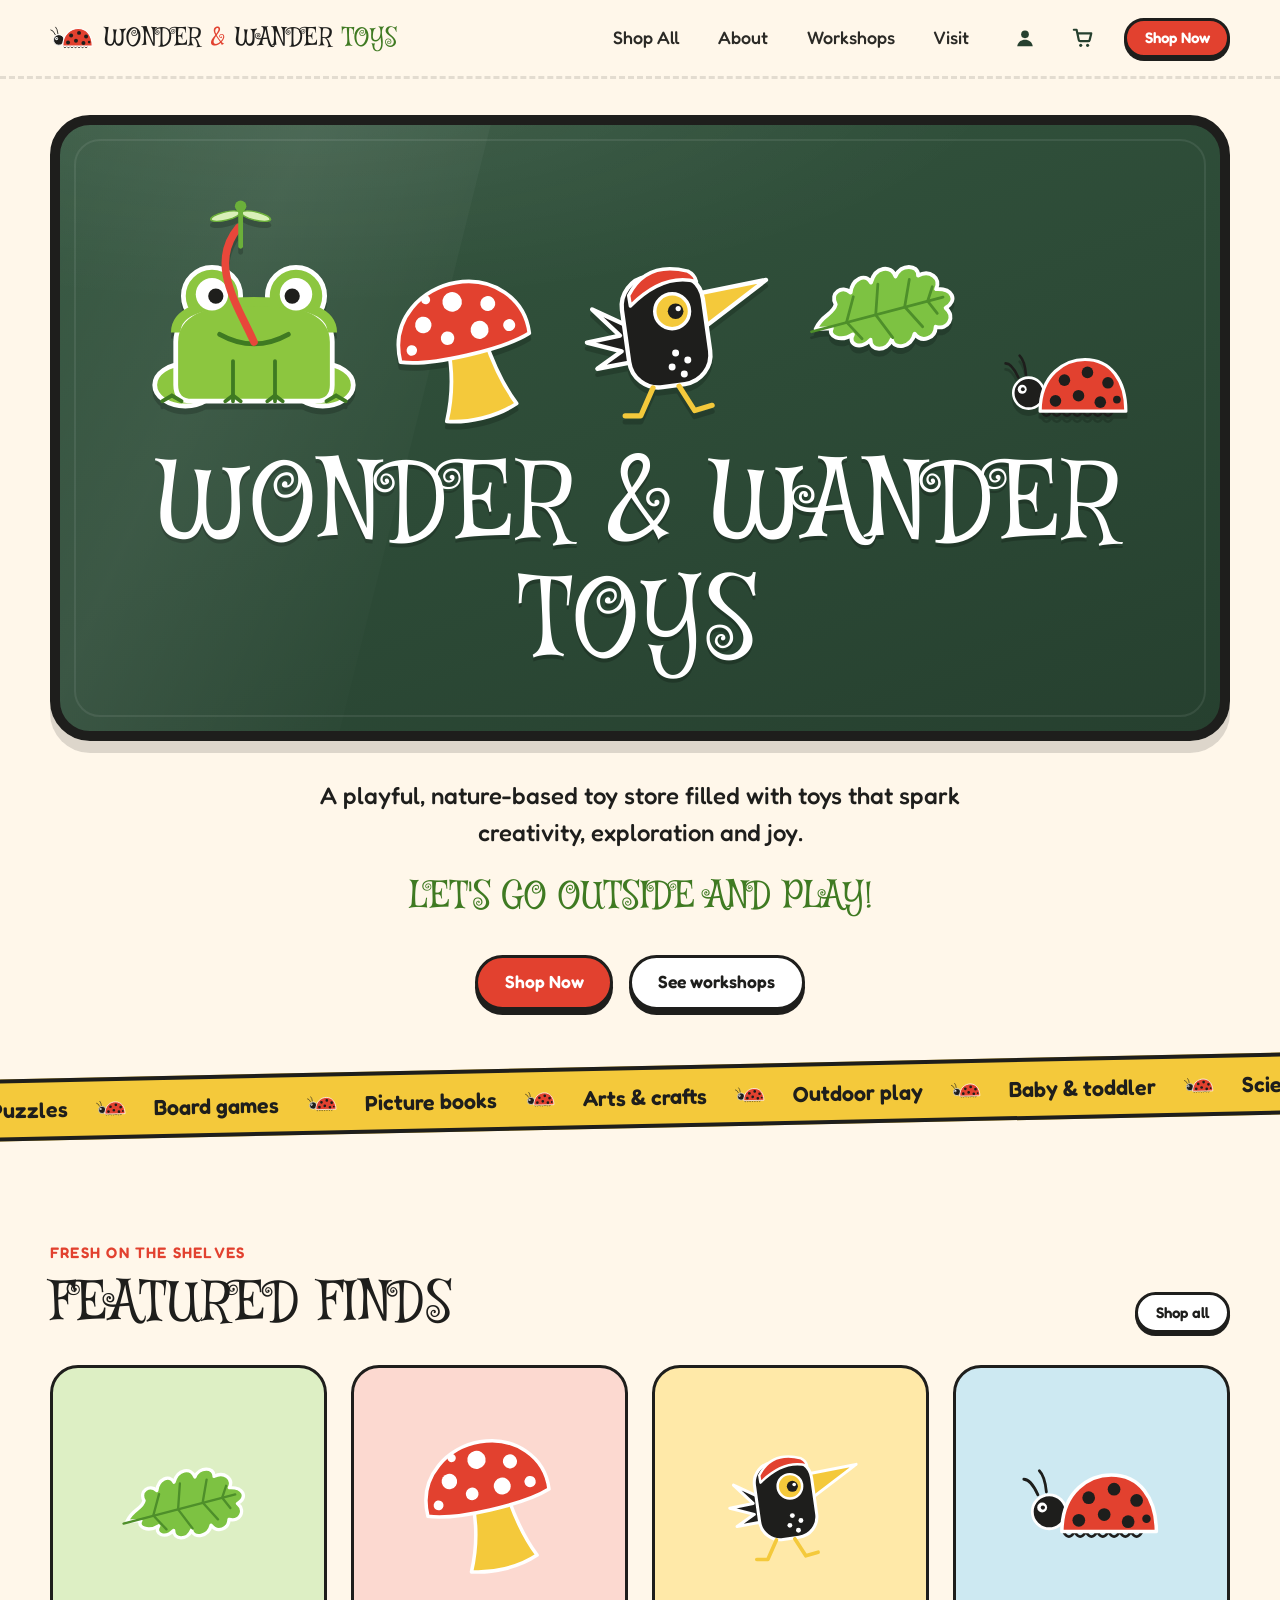
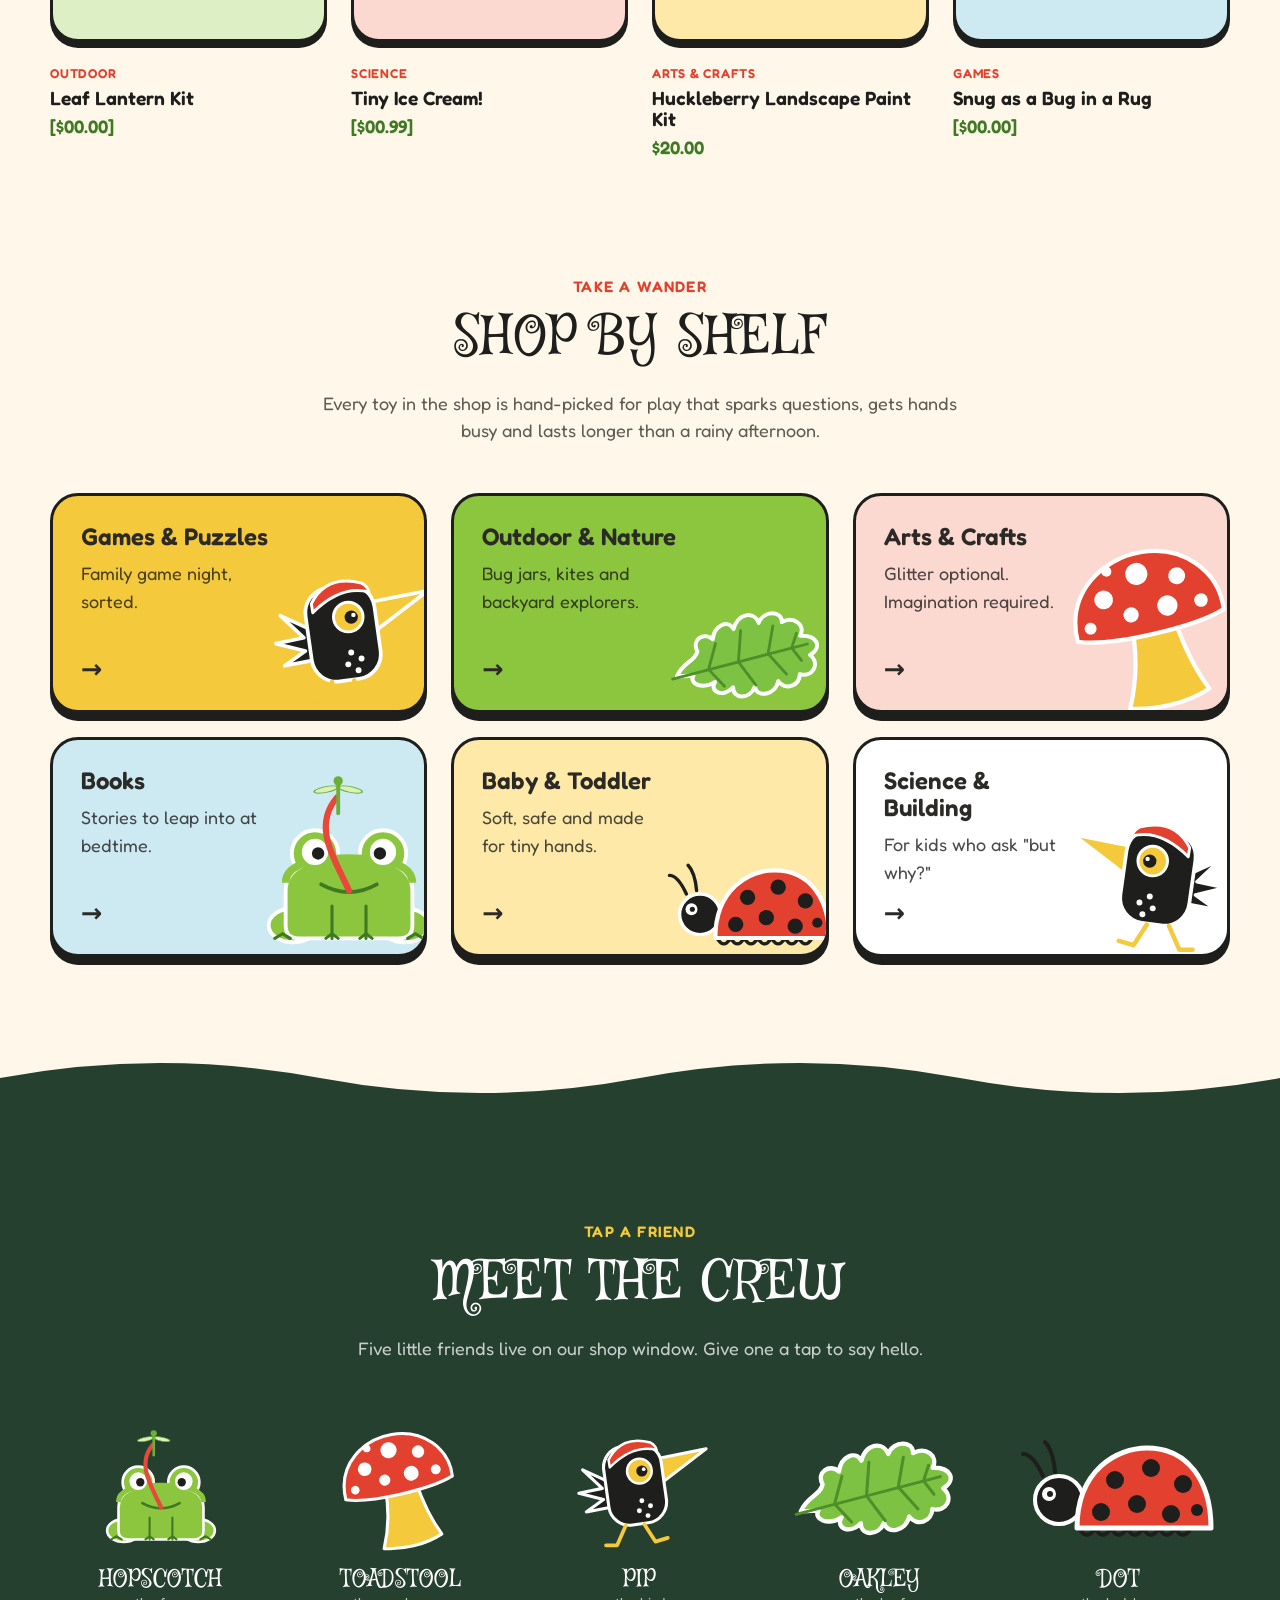
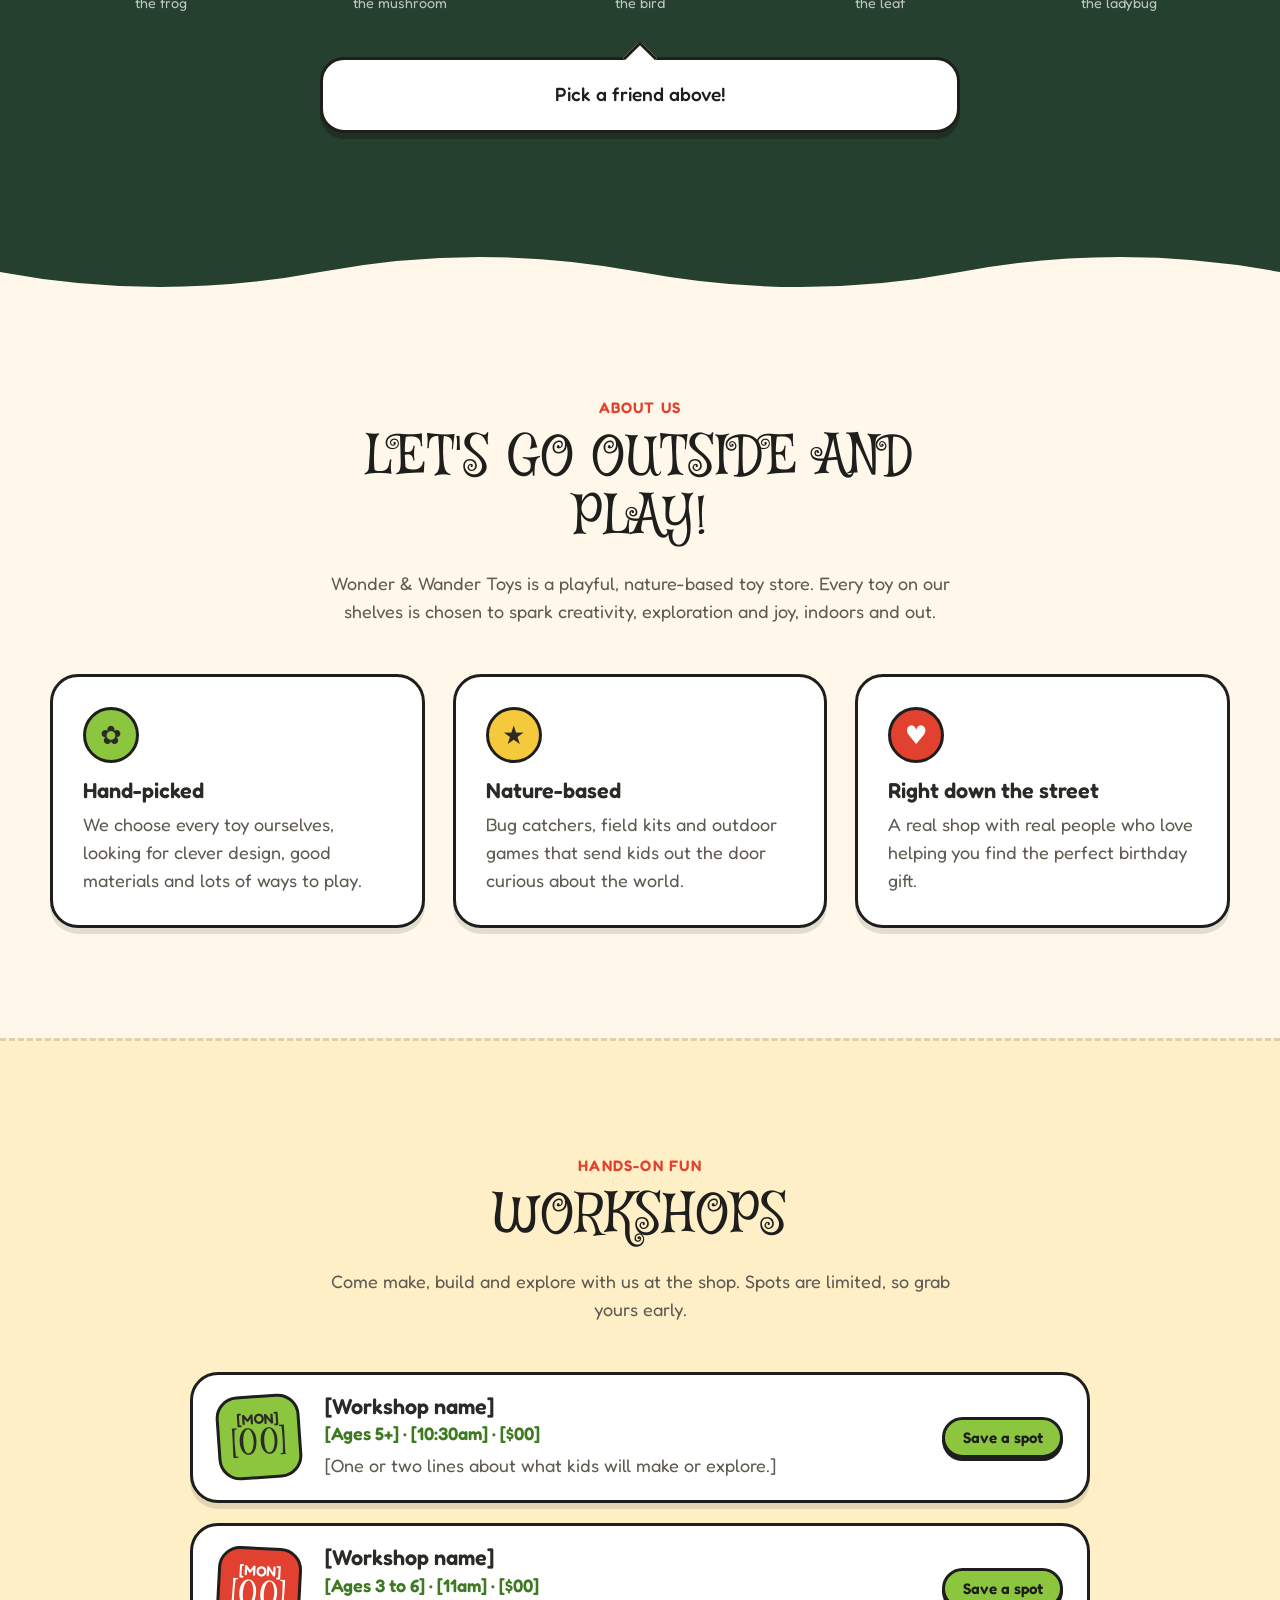
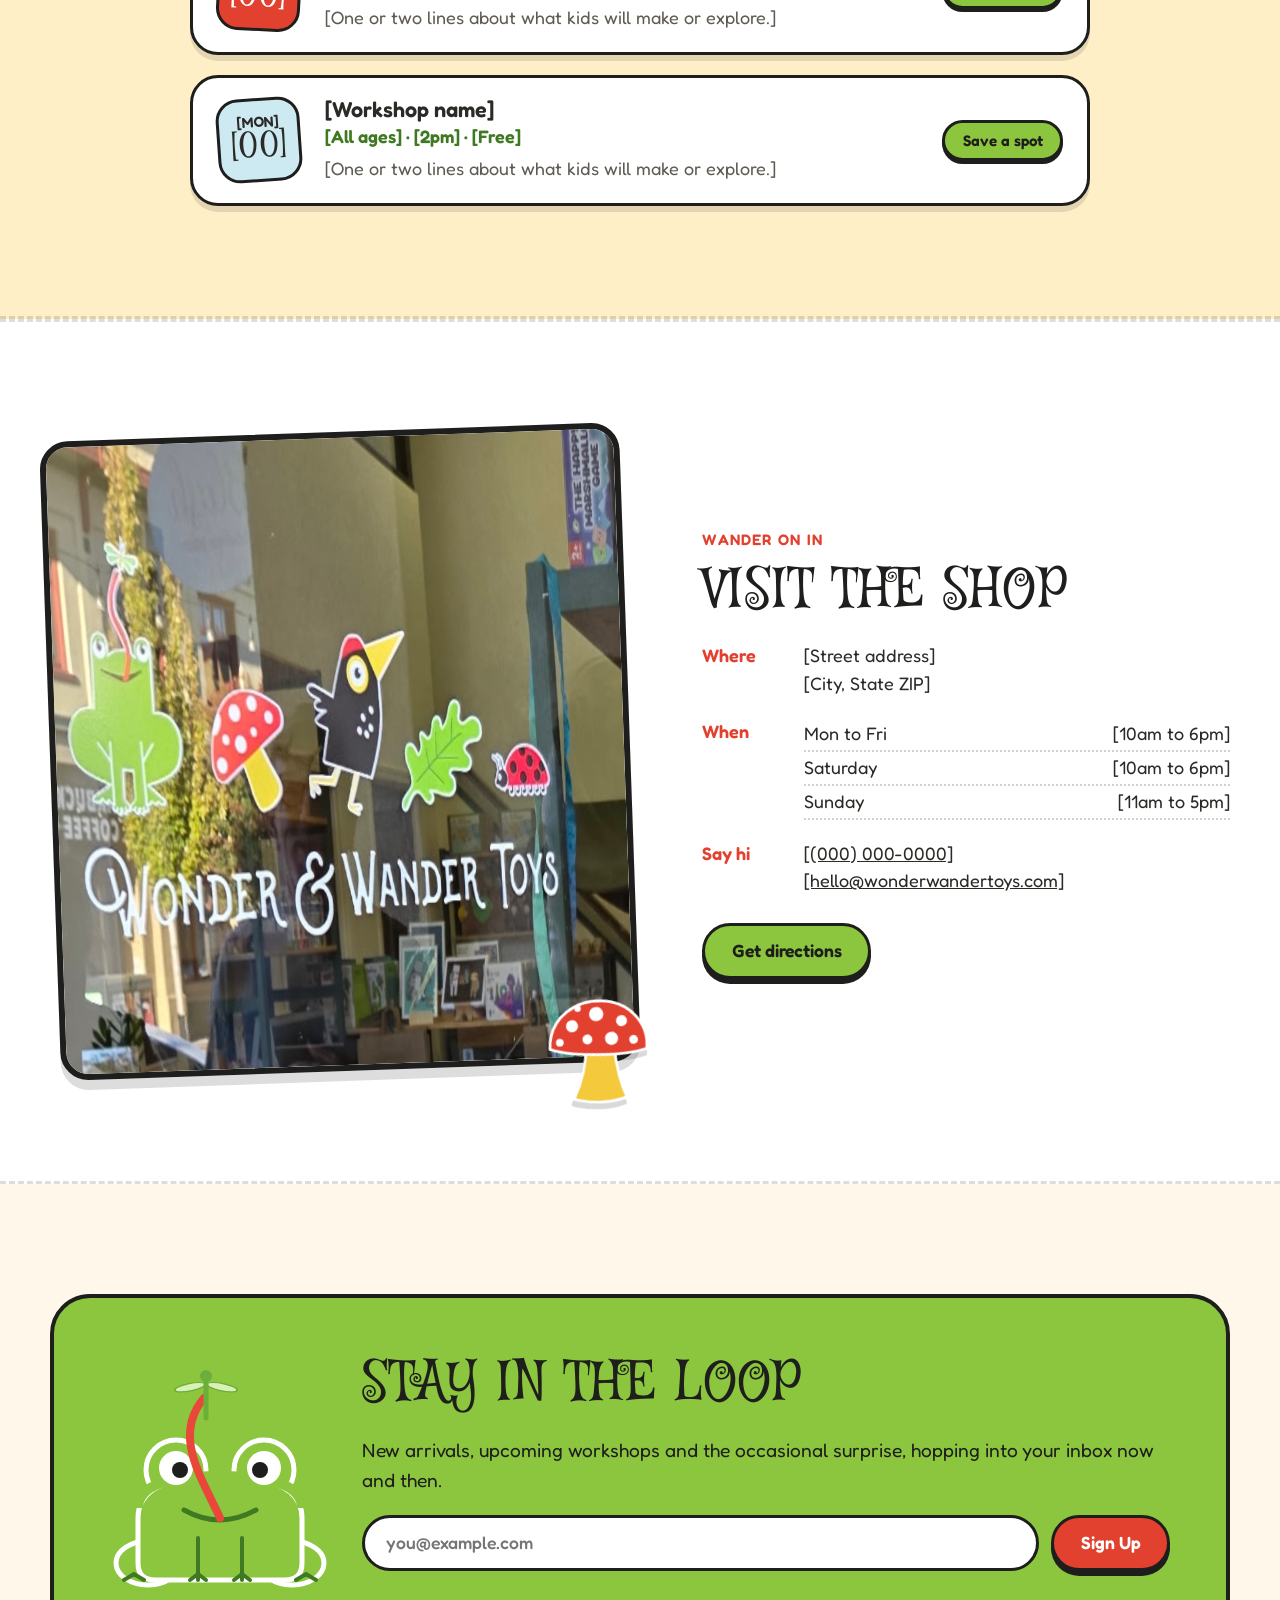
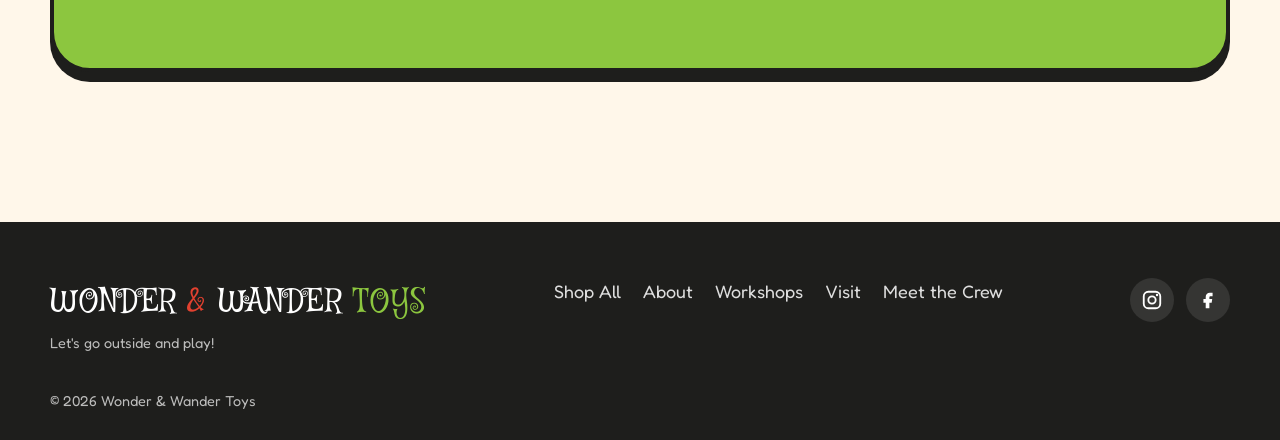
<file: wonder-wander/index.html>
<!doctype html>
<html lang="en">
<head>
  <meta charset="utf-8">
  <meta name="viewport" content="width=device-width, initial-scale=1">
  <title>Wonder &amp; Wander Toys</title>
  <meta name="description" content="Wonder & Wander Toys is a neighborhood toy shop full of hand-picked toys, games, books and craft kits for curious kids and their grown-ups.">
  <meta name="theme-color" content="#FFF7EA">
  <link rel="icon" href="characters/ladybug.svg" type="image/svg+xml">
  <link rel="preload" href="fonts/mystery-quest.woff2" as="font" type="font/woff2" crossorigin>
  <link rel="preload" href="fonts/fredoka.woff2" as="font" type="font/woff2" crossorigin>
  <link rel="stylesheet" href="styles.css">
</head>
<body>
  <a class="skip" href="#main">Skip to content</a>

  <!-- ============ HEADER ============ -->
  <header class="site-header">
    <div class="wrap header-inner">
      <a class="brand" href="#top" aria-label="Wonder and Wander Toys, home">
        <img src="characters/ladybug.svg" alt="" width="44" height="29">
        <span class="wordmark">Wonder <span class="amp">&amp;</span> Wander <span class="toys">Toys</span></span>
      </a>
      <button class="nav-toggle" aria-expanded="false" aria-controls="site-nav">
        <span class="sr-only">Menu</span>
        <span class="bars" aria-hidden="true"></span>
      </button>
      <nav id="site-nav" class="site-nav" aria-label="Main">
        <a href="shop.html">Shop All</a>
        <a href="#about">About</a>
        <a href="#workshops">Workshops</a>
        <a href="#visit">Visit</a>
        <span class="nav-icons">
          <a class="icon-btn" href="#" aria-label="Sign in">
            <svg viewBox="0 0 24 24" width="22" height="22" aria-hidden="true"><circle cx="12" cy="8" r="4.2" fill="currentColor"/><path d="M3.5 21c.8-4.6 4.2-7 8.5-7s7.7 2.4 8.5 7z" fill="currentColor"/></svg>
            <span class="icon-label">Sign In</span>
          </a>
          <a class="icon-btn" href="#" aria-label="Cart">
            <svg viewBox="0 0 24 24" width="22" height="22" aria-hidden="true"><path d="M2 3h3l2.4 11.2a1.6 1.6 0 0 0 1.6 1.3h8.6a1.6 1.6 0 0 0 1.6-1.2L21 7H6.2" fill="none" stroke="currentColor" stroke-width="2.4" stroke-linecap="round" stroke-linejoin="round"/><circle cx="9.5" cy="20" r="1.7" fill="currentColor"/><circle cx="17" cy="20" r="1.7" fill="currentColor"/></svg>
            <span class="icon-label">Cart</span>
          </a>
        </span>
        <a class="btn btn-red btn-sm" href="shop.html">Shop Now</a>
      </nav>
    </div>
  </header>

  <main id="main">

    <!-- ============ HERO (the shop window) ============ -->
    <section class="hero" id="top">
      <div class="wrap">
        <div class="window">
          <div class="window-glare" aria-hidden="true"></div>
          <div class="parade" aria-hidden="true">
            <img class="c c-frog" src="characters/frog.svg" alt="">
            <img class="c c-mushroom" src="characters/mushroom.svg" alt="">
            <img class="c c-bird" src="characters/bird.svg" alt="">
            <img class="c c-leaf" src="characters/leaf.svg" alt="">
            <img class="c c-ladybug" src="characters/ladybug.svg" alt="">
          </div>
          <h1 class="hero-title">
            <span class="w">Wonder</span> <span class="amp">&amp;</span> <span class="w">Wander</span> <span class="w">Toys</span>
          </h1>
        </div>

        <div class="hero-copy">
          <p class="lead">A playful, nature-based toy store filled with toys that spark creativity, exploration and joy.</p>
          <p class="hero-shout">Let's go outside and play!</p>
          <div class="cta-row">
            <a class="btn btn-red" href="shop.html">Shop Now</a>
            <a class="btn btn-ghost" href="#workshops">See workshops</a>
          </div>
        </div>
      </div>
    </section>

    <!-- ============ MARQUEE ============ -->
    <div class="marquee" aria-hidden="true">
      <div class="marquee-track">
        <span>Puzzles</span><i></i><span>Board games</span><i></i><span>Picture books</span><i></i><span>Arts &amp; crafts</span><i></i><span>Outdoor play</span><i></i><span>Baby &amp; toddler</span><i></i><span>Science kits</span><i></i><span>Pretend play</span><i></i>
        <span>Puzzles</span><i></i><span>Board games</span><i></i><span>Picture books</span><i></i><span>Arts &amp; crafts</span><i></i><span>Outdoor play</span><i></i><span>Baby &amp; toddler</span><i></i><span>Science kits</span><i></i><span>Pretend play</span><i></i>
      </div>
    </div>

    <!-- ============ FEATURED ITEMS ============ -->
    <section class="section featured-section" id="featured">
      <div class="wrap">
        <header class="section-head section-head-row">
          <div>
            <p class="eyebrow">Fresh on the shelves</p>
            <h2>Featured Finds</h2>
          </div>
          <a class="btn btn-ghost btn-sm" href="shop.html">Shop all</a>
        </header>
        <!-- TODO: swap in real product photos, prices and links (or embed Square Online products) -->
        <ul class="products">
          <li><a class="product" href="shop.html">
            <div class="product-img tint-green"><img src="characters/leaf.svg" alt=""></div>
            <span class="tag">Outdoor</span>
            <h3>Leaf Lantern Kit</h3><p class="price">[$00.00]</p></a></li>
          <li><a class="product" href="shop.html">
            <div class="product-img tint-pink"><img src="characters/mushroom.svg" alt=""></div>
            <span class="tag">Science</span>
            <h3>Tiny Ice Cream!</h3><p class="price">[$00.99]</p></a></li>
          <li><a class="product" href="shop.html">
            <div class="product-img tint-yellow"><img src="characters/bird.svg" alt=""></div>
            <span class="tag">Arts &amp; crafts</span>
            <h3>Huckleberry Landscape Paint Kit</h3><p class="price">$20.00</p></a></li>
          <li><a class="product" href="shop.html">
            <div class="product-img tint-sky"><img src="characters/ladybug.svg" alt=""></div>
            <span class="tag">Games</span>
            <h3>Snug as a Bug in a Rug</h3><p class="price">[$00.00]</p></a></li>
        </ul>
      </div>
    </section>

    <!-- ============ SHELVES / CATEGORIES ============ -->
    <section class="section" id="shelves">
      <div class="wrap">
        <header class="section-head">
          <p class="eyebrow">Take a wander</p>
          <h2>Shop by Shelf</h2>
          <p>Every toy in the shop is hand-picked for play that sparks questions, gets hands busy and lasts longer than a rainy afternoon.</p>
        </header>

                <ul class="shelves">
          <li><a class="shelf shelf-yellow" href="shop.html?cat=games">
            <img src="characters/bird.svg" alt="" class="shelf-art">
            <h3>Games &amp; Puzzles</h3><p>Family game night, sorted.</p>
            <span class="arrow" aria-hidden="true">→</span></a></li>
          <li><a class="shelf shelf-green" href="shop.html?cat=outdoor">
            <img src="characters/leaf.svg" alt="" class="shelf-art">
            <h3>Outdoor &amp; Nature</h3><p>Bug jars, kites and backyard explorers.</p>
            <span class="arrow" aria-hidden="true">→</span></a></li>
          <li><a class="shelf shelf-red" href="shop.html?cat=crafts">
            <img src="characters/mushroom.svg" alt="" class="shelf-art">
            <h3>Arts &amp; Crafts</h3><p>Glitter optional. Imagination required.</p>
            <span class="arrow" aria-hidden="true">→</span></a></li>
          <li><a class="shelf shelf-sky" href="shop.html?cat=books">
            <img src="characters/frog.svg" alt="" class="shelf-art">
            <h3>Books</h3><p>Stories to leap into at bedtime.</p>
            <span class="arrow" aria-hidden="true">→</span></a></li>
          <li><a class="shelf shelf-pink" href="shop.html?cat=baby">
            <img src="characters/ladybug.svg" alt="" class="shelf-art">
            <h3>Baby &amp; Toddler</h3><p>Soft, safe and made for tiny hands.</p>
            <span class="arrow" aria-hidden="true">→</span></a></li>
          <li><a class="shelf shelf-cream" href="shop.html?cat=science">
            <img src="characters/bird.svg" alt="" class="shelf-art flip">
            <h3>Science &amp; Building</h3><p>For kids who ask "but why?"</p>
            <span class="arrow" aria-hidden="true">→</span></a></li>
        </ul>
      </div>
    </section>

    <!-- ============ MEET THE CREW ============ -->
    <section class="section crew-section" id="crew">
      <svg class="wave wave-top" viewBox="0 0 1440 60" preserveAspectRatio="none" aria-hidden="true"><path d="M0 60 V30 Q180 0 360 30 T720 30 T1080 30 T1440 30 V60 Z"/></svg>
      <div class="wrap">
        <header class="section-head on-dark">
          <p class="eyebrow">Tap a friend</p>
          <h2>Meet the Crew</h2>
          <p>Five little friends live on our shop window. Give one a tap to say hello.</p>
        </header>

        <div class="crew" role="list">
          <button class="pal" role="listitem" data-say="Ribbit! I'm Hopscotch. I'll try any game once. Twice if there's a dragonfly involved.">
            <img src="characters/frog.svg" alt=""><span class="pal-name">Hopscotch<small>the frog</small></span>
          </button>
          <button class="pal" role="listitem" data-say="I'm Toadstool! I pop up wherever there's painting, gluing or building happening.">
            <img src="characters/mushroom.svg" alt=""><span class="pal-name">Toadstool<small>the mushroom</small></span>
          </button>
          <button class="pal" role="listitem" data-say="Caw! I'm Pip. I collect shiny facts and I have SO many questions.">
            <img src="characters/bird.svg" alt=""><span class="pal-name">Pip<small>the bird</small></span>
          </button>
          <button class="pal" role="listitem" data-say="I'm Oakley! I go wherever the wind blows. That's what wandering is all about.">
            <img src="characters/leaf.svg" alt=""><span class="pal-name">Oakley<small>the leaf</small></span>
          </button>
          <button class="pal" role="listitem" data-say="Hi, I'm Dot! I'm small, but I count my spots every single day. Seven! Still seven.">
            <img src="characters/ladybug.svg" alt=""><span class="pal-name">Dot<small>the ladybug</small></span>
          </button>
        </div>
        <p class="speech" aria-live="polite"><span>Pick a friend above!</span></p>
      </div>
      <svg class="wave wave-bottom" viewBox="0 0 1440 60" preserveAspectRatio="none" aria-hidden="true"><path d="M0 0 V30 Q180 60 360 30 T720 30 T1080 30 T1440 30 V0 Z"/></svg>
    </section>

    <!-- ============ WHY ============ -->
    <section class="section" id="about">
      <div class="wrap">
        <header class="section-head">
          <p class="eyebrow">About us</p>
          <h2>Let's go outside and play!</h2>
          <p>Wonder &amp; Wander Toys is a playful, nature-based toy store. Every toy on our shelves is chosen to spark creativity, exploration and joy, indoors and out.</p>
        </header>
      </div>
      <div class="wrap why">
        <div class="why-card">
          <span class="badge badge-green" aria-hidden="true">✿</span>
          <h3>Hand-picked</h3>
          <p>We choose every toy ourselves, looking for clever design, good materials and lots of ways to play.</p>
        </div>
        <div class="why-card">
          <span class="badge badge-yellow" aria-hidden="true">★</span>
          <h3>Nature-based</h3>
          <p>Bug catchers, field kits and outdoor games that send kids out the door curious about the world.</p>
        </div>
        <div class="why-card">
          <span class="badge badge-red" aria-hidden="true">♥</span>
          <h3>Right down the street</h3>
          <p>A real shop with real people who love helping you find the perfect birthday gift.</p>
        </div>
      </div>
    </section>

    <!-- ============ WORKSHOPS ============ -->
    <section class="section workshops-section" id="workshops">
      <div class="wrap">
        <header class="section-head">
          <p class="eyebrow">Hands-on fun</p>
          <h2>Workshops</h2>
          <p>Come make, build and explore with us at the shop. Spots are limited, so grab yours early.</p>
        </header>
        <!-- TODO: replace with real workshops (or embed the booking calendar) -->
        <ul class="workshops">
          <li class="workshop">
            <div class="ws-date"><span class="ws-mon">[Mon]</span><span class="ws-day">[00]</span></div>
            <div class="ws-body">
              <h3>[Workshop name]</h3>
              <p class="ws-meta">[Ages 5+] · [10:30am] · [$00]</p>
              <p>[One or two lines about what kids will make or explore.]</p>
            </div>
            <a class="btn btn-green btn-sm" href="#">Save a spot</a>
          </li>
          <li class="workshop">
            <div class="ws-date ws-red"><span class="ws-mon">[Mon]</span><span class="ws-day">[00]</span></div>
            <div class="ws-body">
              <h3>[Workshop name]</h3>
              <p class="ws-meta">[Ages 3 to 6] · [11am] · [$00]</p>
              <p>[One or two lines about what kids will make or explore.]</p>
            </div>
            <a class="btn btn-green btn-sm" href="#">Save a spot</a>
          </li>
          <li class="workshop">
            <div class="ws-date ws-sky"><span class="ws-mon">[Mon]</span><span class="ws-day">[00]</span></div>
            <div class="ws-body">
              <h3>[Workshop name]</h3>
              <p class="ws-meta">[All ages] · [2pm] · [Free]</p>
              <p>[One or two lines about what kids will make or explore.]</p>
            </div>
            <a class="btn btn-green btn-sm" href="#">Save a spot</a>
          </li>
        </ul>
      </div>
    </section>

    <!-- ============ VISIT ============ -->
    <section class="section visit-section" id="visit">
      <div class="wrap visit">
        <figure class="visit-photo">
          <img src="brand/storefront-window.jpg" alt="The Wonder and Wander Toys shop window with the frog, mushroom, bird, leaf and ladybug decals" width="1000" height="639" loading="lazy">
          <img class="visit-sticker" src="characters/mushroom.svg" alt="" aria-hidden="true">
        </figure>
        <div class="visit-info">
          <p class="eyebrow">Wander on in</p>
          <h2>Visit the shop</h2>
          <!-- TODO: replace the bracketed placeholders with real store details -->
          <dl class="details">
            <div><dt>Where</dt><dd>[Street address]<br>[City, State ZIP]</dd></div>
            <div><dt>When</dt><dd>
              <ul class="hours">
                <li><span>Mon to Fri</span><span>[10am to 6pm]</span></li>
                <li><span>Saturday</span><span>[10am to 6pm]</span></li>
                <li><span>Sunday</span><span>[11am to 5pm]</span></li>
              </ul>
            </dd></div>
            <div><dt>Say hi</dt><dd><a href="tel:+10000000000">[(000) 000-0000]</a><br><a href="mailto:hello@wonderwandertoys.com">[hello@wonderwandertoys.com]</a></dd></div>
          </dl>
          <a class="btn btn-green" href="#">Get directions</a>
        </div>
      </div>
    </section>

    <!-- ============ CLUB / NEWSLETTER ============ -->
    <section class="section" id="club">
      <div class="wrap">
        <div class="club">
          <img class="club-frog" src="characters/frog.svg" alt="" aria-hidden="true">
          <div class="club-copy">
            <h2>Stay in the Loop</h2>
            <p>New arrivals, upcoming workshops and the occasional surprise, hopping into your inbox now and then.</p>
            <!-- TODO: connect to the newsletter provider (Mailchimp, Klaviyo, Shopify, etc.) -->
            <form class="club-form" action="#" method="post" novalidate>
              <label class="sr-only" for="email">Email address</label>
              <input id="email" name="email" type="email" placeholder="you@example.com" autocomplete="email" required>
              <button class="btn btn-red" type="submit">Sign Up</button>
            </form>
            <p class="form-msg" role="status" aria-live="polite"></p>
          </div>
        </div>
      </div>
    </section>
  </main>

  <!-- ============ FOOTER ============ -->
  <footer class="site-footer">
    <div class="crawl" aria-hidden="true"><img src="characters/ladybug.svg" alt=""></div>
    <div class="wrap footer-inner">
      <div>
        <p class="wordmark footer-mark">Wonder <span class="amp">&amp;</span> Wander <span class="toys">Toys</span></p>
        <p class="tiny">Let's go outside and play!</p>
      </div>
      <nav class="footer-nav" aria-label="Footer">
        <a href="shop.html">Shop All</a>
        <a href="#about">About</a>
        <a href="#workshops">Workshops</a>
        <a href="#visit">Visit</a>
        <a href="#crew">Meet the Crew</a>
      </nav>
      <!-- TODO: add real social links -->
      <div class="social">
        <a href="#" aria-label="Instagram">
          <svg viewBox="0 0 24 24" width="22" height="22" aria-hidden="true"><rect x="3" y="3" width="18" height="18" rx="5" fill="none" stroke="currentColor" stroke-width="2"/><circle cx="12" cy="12" r="4" fill="none" stroke="currentColor" stroke-width="2"/><circle cx="17.5" cy="6.5" r="1.3" fill="currentColor"/></svg>
        </a>
        <a href="#" aria-label="Facebook">
          <svg viewBox="0 0 24 24" width="22" height="22" aria-hidden="true"><path d="M14 8h3V4h-3c-2.8 0-4.5 1.8-4.5 4.6V11H7v4h2.5v6h4v-6H16l.6-4h-3.1V9c0-.6.4-1 1-1z" fill="currentColor"/></svg>
        </a>
      </div>
    </div>
    <p class="wrap tiny copyright">© <span id="year">2026</span> Wonder &amp; Wander Toys</p>
  </footer>

  <script src="script.js" defer></script>
</body>
</html>
</file>
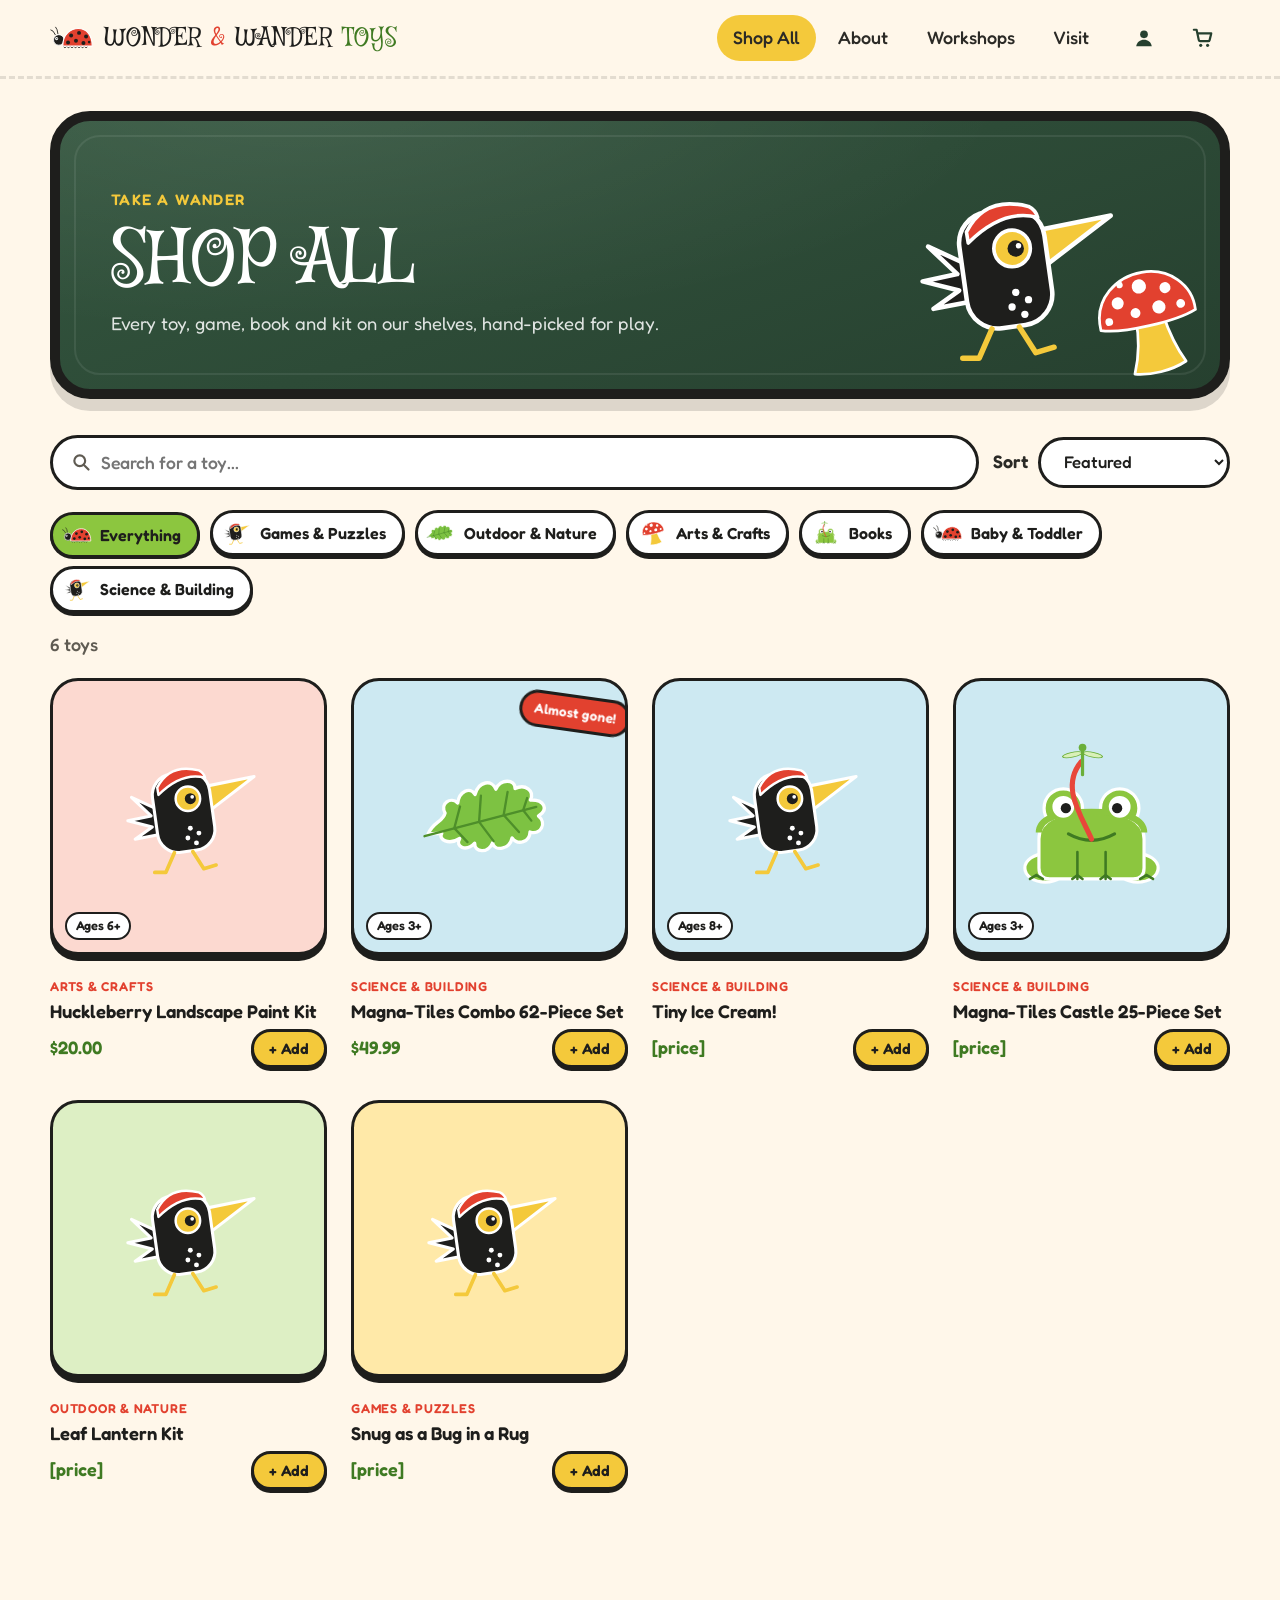
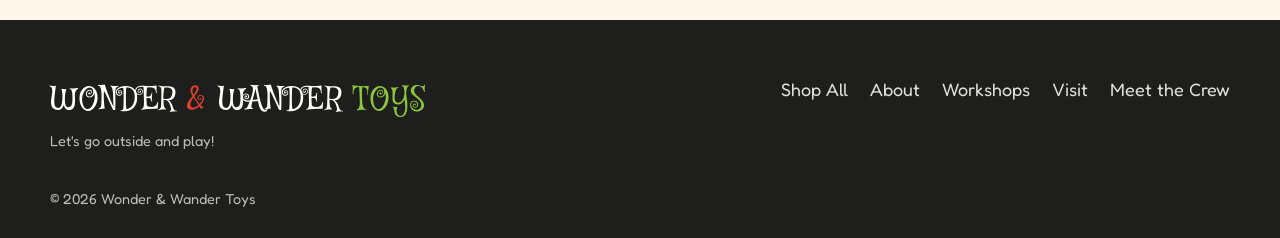
<file: wonder-wander/shop.html>
<!doctype html>
<html lang="en">
<head>
  <meta charset="utf-8">
  <meta name="viewport" content="width=device-width, initial-scale=1">
  <title>Shop All | Wonder &amp; Wander Toys</title>
  <meta name="description" content="Browse every toy, game, book and craft kit at Wonder & Wander Toys.">
  <meta name="theme-color" content="#FFF7EA">
  <link rel="icon" href="characters/ladybug.svg" type="image/svg+xml">
  <link rel="preload" href="fonts/mystery-quest.woff2" as="font" type="font/woff2" crossorigin>
  <link rel="preload" href="fonts/fredoka.woff2" as="font" type="font/woff2" crossorigin>
  <link rel="stylesheet" href="styles.css">
</head>
<body>
  <a class="skip" href="#main">Skip to content</a>

  <!-- ============ HEADER ============ -->
  <header class="site-header">
    <div class="wrap header-inner">
      <a class="brand" href="index.html" aria-label="Wonder and Wander Toys, home">
        <img src="characters/ladybug.svg" alt="" width="44" height="29">
        <span class="wordmark">Wonder <span class="amp">&amp;</span> Wander <span class="toys">Toys</span></span>
      </a>
      <button class="nav-toggle" aria-expanded="false" aria-controls="site-nav">
        <span class="sr-only">Menu</span>
        <span class="bars" aria-hidden="true"></span>
      </button>
      <nav id="site-nav" class="site-nav" aria-label="Main">
        <a href="shop.html" aria-current="page">Shop All</a>
        <a href="index.html#about">About</a>
        <a href="index.html#workshops">Workshops</a>
        <a href="index.html#visit">Visit</a>
        <span class="nav-icons">
          <!-- TODO: point Sign In and Cart at the store's account and checkout -->
          <a class="icon-btn" href="#" aria-label="Sign in">
            <svg viewBox="0 0 24 24" width="22" height="22" aria-hidden="true"><circle cx="12" cy="8" r="4.2" fill="currentColor"/><path d="M3.5 21c.8-4.6 4.2-7 8.5-7s7.7 2.4 8.5 7z" fill="currentColor"/></svg>
            <span class="icon-label">Sign In</span>
          </a>
          <a class="icon-btn cart-btn" href="#" aria-label="Cart">
            <svg viewBox="0 0 24 24" width="22" height="22" aria-hidden="true"><path d="M2 3h3l2.4 11.2a1.6 1.6 0 0 0 1.6 1.3h8.6a1.6 1.6 0 0 0 1.6-1.2L21 7H6.2" fill="none" stroke="currentColor" stroke-width="2.4" stroke-linecap="round" stroke-linejoin="round"/><circle cx="9.5" cy="20" r="1.7" fill="currentColor"/><circle cx="17" cy="20" r="1.7" fill="currentColor"/></svg>
            <span class="icon-label">Cart</span>
            <span class="cart-count" hidden>0</span>
          </a>
        </span>
      </nav>
    </div>
  </header>

  <main id="main">
    <!-- ============ SHOP BANNER ============ -->
    <section class="shop-banner">
      <div class="wrap">
        <div class="window shop-window">
          <div class="shop-banner-copy">
            <p class="eyebrow">Take a wander</p>
            <h1 class="shop-title">Shop All</h1>
            <p>Every toy, game, book and kit on our shelves, hand-picked for play.</p>
          </div>
          <img class="shop-banner-bird" src="characters/bird.svg" alt="" aria-hidden="true">
          <img class="shop-banner-mushroom" src="characters/mushroom.svg" alt="" aria-hidden="true">
        </div>
      </div>
    </section>

    <!-- ============ TOOLBAR ============ -->
    <section class="wrap shop-tools" aria-label="Filter toys">
      <div class="tool-row">
        <label class="search">
          <span class="sr-only">Search toys</span>
          <svg viewBox="0 0 24 24" width="20" height="20" aria-hidden="true"><circle cx="10.5" cy="10.5" r="6.5" fill="none" stroke="currentColor" stroke-width="2.6"/><path d="M15.5 15.5 21 21" stroke="currentColor" stroke-width="2.6" stroke-linecap="round"/></svg>
          <input id="q" type="search" placeholder="Search for a toy..." autocomplete="off">
        </label>
        <label class="sort">
          <span>Sort</span>
          <select id="sort">
            <option value="featured">Featured</option>
            <option value="price-asc">Price, low to high</option>
            <option value="price-desc">Price, high to low</option>
            <option value="name">A to Z</option>
          </select>
        </label>
      </div>
      <div class="chips" id="chips" role="group" aria-label="Categories"></div>
      <p class="results" id="results" aria-live="polite"></p>
    </section>

    <!-- ============ GRID ============ -->
    <section class="wrap shop-grid-wrap">
      <ul class="shop-grid" id="grid"></ul>
      <div class="empty" id="empty" hidden>
        <img src="characters/frog.svg" alt="" width="140">
        <h2>No toys hopped out</h2>
        <p>Try a different word or another shelf.</p>
        <button class="btn btn-ghost btn-sm" id="reset" type="button">Show everything</button>
      </div>
    </section>
  </main>

  <div class="toast" id="toast" role="status" aria-live="polite"></div>

  <!-- ============ FOOTER ============ -->
  <footer class="site-footer">
    <div class="crawl" aria-hidden="true"><img src="characters/ladybug.svg" alt=""></div>
    <div class="wrap footer-inner">
      <div>
        <p class="wordmark footer-mark">Wonder <span class="amp">&amp;</span> Wander <span class="toys">Toys</span></p>
        <p class="tiny">Let's go outside and play!</p>
      </div>
      <nav class="footer-nav" aria-label="Footer">
        <a href="shop.html">Shop All</a>
        <a href="index.html#about">About</a>
        <a href="index.html#workshops">Workshops</a>
        <a href="index.html#visit">Visit</a>
        <a href="index.html#crew">Meet the Crew</a>
      </nav>
    </div>
    <p class="wrap tiny copyright">© <span id="year">2026</span> Wonder &amp; Wander Toys</p>
  </footer>

  <script src="script.js" defer></script>
  <script src="products.js" defer></script>
  <script src="shop.js" defer></script>
</body>
</html>
</file>
<file: wonder-wander/styles.css>
/* ==========================================================
   Wonder & Wander Toys
   Palette pulled straight from the shop-window characters.
   ========================================================== */

@font-face {
  font-family: "Mystery Quest";
  src: url("fonts/mystery-quest.woff2") format("woff2");
  font-display: swap;
}
@font-face {
  font-family: "Fredoka";
  src: url("fonts/fredoka.woff2") format("woff2");
  font-weight: 300 700;
  font-display: swap;
}

:root {
  --frog: #8CC63F;
  --leaf: #7DC242;
  --moss: #3F7A22;
  --berry: #E2412F;
  --berry-dark: #B92E1F;
  --sun: #F4C93B;
  --ink: #1E1E1C;
  --cream: #FFF7EA;
  --paper: #FFFFFF;
  --window: #26402F;      /* shop-window glass */
  --window-2: #34563F;
  --sky: #CDE9F2;
  --pink: #FCD9D0;
  --text: #2B2A26;
  --muted: #5F5B52;

  --display: "Mystery Quest", "Fredoka", system-ui, sans-serif;
  --body: "Fredoka", ui-rounded, system-ui, -apple-system, "Segoe UI", sans-serif;

  --radius: 28px;
  --shadow: 0 6px 0 rgba(30, 30, 28, .12);
  --wrap: 1180px;
}

*, *::before, *::after { box-sizing: border-box; }
html { scroll-behavior: smooth; scroll-padding-top: 90px; overflow-x: clip; }
body {
  margin: 0;
  font-family: var(--body);
  font-size: 1.125rem;
  line-height: 1.55;
  color: var(--text);
  background: var(--cream);
  -webkit-font-smoothing: antialiased;
  overflow-x: clip;
}
img { max-width: 100%; display: block; }
a { color: inherit; }
h1, h2, h3 { line-height: 1.1; margin: 0 0 .4em; }
h2 { font-family: var(--display); font-weight: 400; font-size: clamp(2.2rem, 5vw, 3.4rem); text-transform: uppercase; letter-spacing: .02em; color: var(--ink); }
h3 { font-weight: 600; font-size: 1.35rem; }
p { margin: 0 0 1em; }

.wrap { width: min(100% - 32px, var(--wrap)); margin-inline: auto; }
.sr-only { position: absolute; width: 1px; height: 1px; overflow: hidden; clip: rect(0 0 0 0); white-space: nowrap; }
.skip { position: absolute; left: -999px; top: 8px; background: var(--ink); color: #fff; padding: 8px 14px; border-radius: 10px; z-index: 100; }
.skip:focus { left: 8px; }
:focus-visible { outline: 3px dashed var(--berry); outline-offset: 3px; }

/* ---------- Buttons ---------- */
.btn {
  display: inline-flex; align-items: center; justify-content: center; gap: .4em;
  font: 600 1.1rem/1 var(--body);
  padding: .9em 1.5em;
  border-radius: 999px;
  border: 3px solid var(--ink);
  text-decoration: none;
  cursor: pointer;
  box-shadow: 0 5px 0 var(--ink);
  transition: transform .15s ease, box-shadow .15s ease;
}
.btn:hover { transform: translateY(-2px); box-shadow: 0 7px 0 var(--ink); }
.btn:active { transform: translateY(4px); box-shadow: 0 1px 0 var(--ink); }
.btn-red { background: var(--berry); color: #fff; }
.btn-green { background: var(--frog); color: var(--ink); }
.btn-ghost { background: var(--paper); color: var(--ink); }
.btn-sm { font-size: .95rem; padding: .65em 1.15em; box-shadow: 0 3px 0 var(--ink); }

/* ---------- Header ---------- */
.site-header {
  position: sticky; top: 0; z-index: 50;
  background: color-mix(in srgb, var(--cream) 92%, transparent);
  backdrop-filter: blur(8px);
  border-bottom: 3px dashed rgba(30, 30, 28, .12);
}
.header-inner { display: flex; align-items: center; justify-content: space-between; min-height: 76px; gap: 16px; }
.brand { display: flex; align-items: center; gap: 10px; text-decoration: none; }
.brand img { transition: transform .4s ease; }
.brand:hover img { transform: translateX(6px) rotate(-6deg); }
.wordmark { font-family: var(--display); text-transform: uppercase; font-size: 1.55rem; color: var(--ink); letter-spacing: .02em; white-space: nowrap; }
.amp { color: var(--berry); }
.toys { color: var(--moss); }

.site-nav { display: flex; align-items: center; gap: 6px; }
.site-nav a:not(.btn) { text-decoration: none; font-weight: 500; padding: .5em .9em; border-radius: 999px; transition: background .2s; }
.site-nav a:not(.btn):nth-child(1):hover { background: var(--sun); }
.site-nav a:not(.btn):nth-child(2):hover { background: var(--frog); }
.site-nav a:not(.btn):nth-child(3):hover { background: var(--pink); }
.site-nav a:not(.btn):nth-child(4):hover { background: var(--sky); }
.site-nav .btn { margin-left: 8px; }

.nav-toggle { display: none; width: 48px; height: 48px; border-radius: 14px; border: 3px solid var(--ink); background: var(--sun); cursor: pointer; }
.bars, .bars::before, .bars::after { display: block; width: 22px; height: 3px; background: var(--ink); border-radius: 3px; margin: auto; position: relative; transition: transform .25s; }
.bars::before, .bars::after { content: ""; position: absolute; left: 0; }
.bars::before { top: -7px; } .bars::after { top: 7px; }
.nav-toggle[aria-expanded="true"] .bars { background: transparent; }
.nav-toggle[aria-expanded="true"] .bars::before { transform: translateY(7px) rotate(45deg); }
.nav-toggle[aria-expanded="true"] .bars::after { transform: translateY(-7px) rotate(-45deg); }

/* ---------- Hero: the shop window ---------- */
.hero { padding: 36px 0 56px; }
.window {
  position: relative;
  overflow: hidden;
  border-radius: 40px;
  border: 10px solid var(--ink);
  background:
    radial-gradient(1200px 400px at 20% -10%, rgba(255,255,255,.08), transparent 60%),
    linear-gradient(160deg, var(--window-2), var(--window));
  padding: clamp(28px, 5vw, 64px) clamp(16px, 4vw, 56px) clamp(28px, 4vw, 52px);
  box-shadow: 0 12px 0 rgba(30,30,28,.15);
}
.window::after { /* window frame mullion line */
  content: ""; position: absolute; inset: 14px; border-radius: 26px;
  border: 2px solid rgba(255,255,255,.08); pointer-events: none;
}
.window-glare {
  position: absolute; top: -30%; left: -10%; width: 40%; height: 160%;
  background: linear-gradient(100deg, transparent, rgba(255,255,255,.07), transparent);
  transform: rotate(14deg);
  animation: glare 9s ease-in-out infinite;
  pointer-events: none;
}
@keyframes glare { 0%, 60% { left: -40%; } 100% { left: 120%; } }

.parade {
  display: flex; align-items: flex-end; justify-content: center;
  gap: clamp(6px, 2.5vw, 34px);
  margin-bottom: clamp(8px, 2vw, 20px);
}
.parade .c { height: auto; filter: drop-shadow(0 6px 0 rgba(0,0,0,.18)); transform-origin: bottom center; }
.c-frog     { width: clamp(80px, 17vw, 210px); animation: bob 4s ease-in-out infinite; }
.c-mushroom { width: clamp(58px, 12vw, 150px); animation: wobble 5s ease-in-out infinite; }
.c-bird     { width: clamp(76px, 16vw, 200px); animation: hop 2.6s ease-in-out infinite; }
.c-leaf     { width: clamp(64px, 13vw, 170px); animation: sway 4.5s ease-in-out infinite; align-self: center; }
.c-ladybug  { width: clamp(50px, 10vw, 128px); animation: scoot 6s ease-in-out infinite; }

@keyframes bob    { 0%,100% { transform: translateY(0); } 50% { transform: translateY(-6px); } }
@keyframes wobble { 0%,100% { transform: rotate(0); } 50% { transform: rotate(-5deg); } }
@keyframes hop    { 0%, 70%, 100% { transform: translateY(0); } 78% { transform: translateY(-18px) rotate(-4deg); } 86% { transform: translateY(0); } 92% { transform: translateY(-6px); } }
@keyframes sway   { 0%,100% { transform: rotate(-8deg) translateY(0); } 50% { transform: rotate(8deg) translateY(-10px); } }
@keyframes scoot  { 0%,100% { transform: translateX(0); } 50% { transform: translateX(-12px); } }

.hero-title {
  font-family: var(--display); font-weight: 400;
  text-transform: uppercase; text-align: center;
  color: #fff;
  font-size: clamp(2.3rem, 9vw, 6.6rem);
  letter-spacing: .02em;
  margin: 0;
  text-shadow: 0 4px 0 rgba(0,0,0,.2);
}
.hero-title .amp { color: #fff; display: inline-block; transform: scale(1.1); }
.hero-title .w::first-letter { font-size: 1.18em; }

.hero-copy { text-align: center; max-width: 720px; margin: 36px auto 0; }
.lead { font-size: clamp(1.2rem, 2.4vw, 1.5rem); font-weight: 500; color: var(--ink); }
.cta-row { display: flex; flex-wrap: wrap; justify-content: center; gap: 16px; }

/* ---------- Marquee ---------- */
.marquee { background: var(--sun); border-block: 4px solid var(--ink); overflow: hidden; transform: rotate(-1.2deg); margin: 0 -10px; }
.marquee-track { display: flex; align-items: center; gap: 28px; width: max-content; padding: 14px 0; animation: marquee 32s linear infinite; }
.marquee span { font: 600 1.35rem var(--body); color: var(--ink); white-space: nowrap; }
.marquee i { width: 30px; height: 20px; background: url("characters/ladybug.svg") center/contain no-repeat; flex: none; }
@keyframes marquee { to { transform: translateX(-50%); } }

/* ---------- Sections ---------- */
.section { padding: clamp(64px, 9vw, 110px) 0; position: relative; }
.section-head { text-align: center; max-width: 660px; margin: 0 auto 48px; }
.section-head p:last-child { color: var(--muted); }
.eyebrow { display: inline-block; font-weight: 600; font-size: .95rem; letter-spacing: .08em; text-transform: uppercase; color: var(--berry); margin-bottom: .6em; }

/* ---------- Shelves ---------- */
.shelves { list-style: none; padding: 0; margin: 0; display: grid; grid-template-columns: repeat(auto-fill, minmax(min(100%, 320px), 1fr)); gap: 24px; }
.shelf {
  position: relative; display: block; height: 100%; min-height: 220px;
  padding: 28px 28px 30px; border-radius: var(--radius);
  border: 3px solid var(--ink); box-shadow: 0 8px 0 var(--ink);
  text-decoration: none; overflow: hidden;
  transition: transform .2s ease, box-shadow .2s ease;
}
.shelf h3 { position: relative; z-index: 1; font-size: 1.5rem; max-width: 62%; }
.shelf p { position: relative; z-index: 1; margin: 0; max-width: 58%; color: var(--ink); opacity: .8; }
.shelf-art { position: absolute; right: -10px; bottom: -6px; width: 46%; max-width: 170px; transition: transform .35s cubic-bezier(.3,1.6,.5,1); }
.shelf-art.flip { transform: scaleX(-1); }
.shelf .arrow { position: absolute; left: 28px; bottom: 22px; font-size: 1.6rem; font-weight: 600; transition: transform .2s; }
.shelf:hover { transform: translateY(-4px) rotate(-.6deg); box-shadow: 0 12px 0 var(--ink); }
.shelf:hover .shelf-art { transform: translateY(-8px) rotate(-8deg) scale(1.06); }
.shelf:hover .shelf-art.flip { transform: scaleX(-1) translateY(-8px) rotate(-8deg) scale(1.06); }
.shelf:hover .arrow { transform: translateX(8px); }
.shelf-yellow { background: var(--sun); }
.shelf-green  { background: var(--frog); }
.shelf-red    { background: var(--pink); }
.shelf-sky    { background: var(--sky); }
.shelf-pink   { background: #FFE9A8; }
.shelf-cream  { background: var(--paper); }

/* ---------- Crew ---------- */
.crew-section { background: var(--window); color: #fff; margin: 40px 0; }
.wave { position: absolute; left: 0; width: 100%; height: 60px; fill: var(--window); }
.wave-top { top: -59px; }
.wave-bottom { bottom: -59px; }
.on-dark h2 { color: #fff; }
.on-dark p:last-child { color: rgba(255,255,255,.75); }
.on-dark .eyebrow { color: var(--sun); }

.crew { display: grid; grid-template-columns: repeat(5, 1fr); gap: 18px; align-items: end; }
.pal {
  appearance: none; border: 0; background: transparent; color: #fff; cursor: pointer;
  display: flex; flex-direction: column; align-items: center; gap: 14px;
  padding: 14px 8px; border-radius: 24px; font: inherit;
  transition: background .2s;
}
.pal img { height: 130px; width: auto; max-width: 100%; transition: transform .3s cubic-bezier(.3,1.6,.5,1); }
.pal:hover { background: rgba(255,255,255,.06); }
.pal:hover img { transform: translateY(-8px) rotate(-4deg); }
.pal.is-active { background: rgba(255,255,255,.1); }
.pal.is-active img { animation: wiggle .6s ease; }
.pal-name { font-family: var(--display); text-transform: uppercase; font-size: 1.5rem; line-height: 1; text-align: center; }
.pal-name small { display: block; font-family: var(--body); text-transform: none; font-size: .9rem; opacity: .7; margin-top: 4px; }
@keyframes wiggle { 0%,100% { transform: rotate(0); } 20% { transform: rotate(-12deg) scale(1.08); } 40% { transform: rotate(10deg); } 60% { transform: rotate(-6deg); } 80% { transform: rotate(3deg); } }

.speech {
  position: relative; max-width: 640px; margin: 32px auto 0;
  background: var(--paper); color: var(--ink);
  border: 3px solid var(--ink); border-radius: 24px;
  padding: 20px 26px; text-align: center; font-size: 1.2rem; font-weight: 500;
  box-shadow: 0 6px 0 rgba(0,0,0,.25);
}
.speech::before {
  content: ""; position: absolute; top: -14px; left: var(--tail, 50%);
  width: 24px; height: 24px; background: var(--paper);
  border-left: 3px solid var(--ink); border-top: 3px solid var(--ink);
  transform: translateX(-50%) rotate(45deg); transition: left .3s ease;
}
.speech span { display: inline-block; }
.speech.pop span { animation: pop .35s ease; }
@keyframes pop { from { transform: scale(.9); opacity: 0; } to { transform: scale(1); opacity: 1; } }

/* ---------- Why ---------- */
.why { display: grid; grid-template-columns: repeat(3, 1fr); gap: 28px; }
.why-card { background: var(--paper); border: 3px solid var(--ink); border-radius: var(--radius); padding: 30px; box-shadow: var(--shadow); }
.why-card p { color: var(--muted); margin: 0; }
.badge { display: inline-grid; place-items: center; width: 56px; height: 56px; border-radius: 50%; border: 3px solid var(--ink); font-size: 1.6rem; margin-bottom: 16px; }
.badge-green { background: var(--frog); }
.badge-yellow { background: var(--sun); }
.badge-red { background: var(--berry); color: #fff; }

/* ---------- Visit ---------- */
.visit-section { background: var(--paper); border-block: 3px dashed rgba(30,30,28,.15); }
.visit { display: grid; grid-template-columns: 1.1fr 1fr; gap: clamp(32px, 6vw, 72px); align-items: center; }
.visit-photo { position: relative; margin: 0; }
.visit-photo > img:first-child { border-radius: var(--radius); border: 6px solid var(--ink); transform: rotate(-2deg); box-shadow: 0 10px 0 rgba(30,30,28,.15); }
.visit-sticker { position: absolute; width: 110px; right: -24px; bottom: -36px; transform: rotate(12deg); filter: drop-shadow(0 6px 0 rgba(0,0,0,.15)); }
.details { margin: 8px 0 28px; display: grid; gap: 20px; }
.details > div { display: grid; grid-template-columns: 90px 1fr; gap: 12px; }
.details dt { font-weight: 600; color: var(--berry); }
.details dd { margin: 0; }
.hours { list-style: none; margin: 0; padding: 0; }
.hours li { display: flex; justify-content: space-between; gap: 16px; border-bottom: 2px dotted rgba(30,30,28,.2); padding: 2px 0; }

/* ---------- Club ---------- */
.club {
  position: relative; display: grid; grid-template-columns: auto 1fr; gap: 32px; align-items: center;
  background: var(--frog); border: 4px solid var(--ink); border-radius: 40px;
  padding: clamp(28px, 5vw, 56px); box-shadow: 0 10px 0 var(--ink);
}
.club-frog { width: clamp(120px, 18vw, 220px); }
.club h2 { color: var(--ink); }
.club-copy > p { font-size: 1.2rem; color: var(--ink); }
.club-form { display: flex; gap: 12px; flex-wrap: wrap; }
.club-form input {
  flex: 1 1 240px; min-width: 0; font: 500 1.1rem var(--body);
  padding: .85em 1.2em; border-radius: 999px; border: 3px solid var(--ink); background: var(--paper);
}
.form-msg { margin: 12px 0 0; font-weight: 600; min-height: 1.5em; }

/* ---------- Footer ---------- */
.site-footer { position: relative; background: var(--ink); color: #fff; padding: 56px 0 28px; margin-top: 40px; }
.crawl { position: absolute; top: -26px; left: 0; width: 100%; height: 30px; overflow: hidden; pointer-events: none; }
.crawl img { width: 46px; position: absolute; left: -60px; bottom: 0; animation: crawl 22s linear infinite; }
@keyframes crawl { to { left: 100%; } }
.crawl img { transform: scaleX(-1); }
.footer-inner { display: flex; flex-wrap: wrap; justify-content: space-between; align-items: flex-start; gap: 28px; }
.footer-mark { color: #fff; font-size: 2rem; margin: 0 0 4px; }
.footer-mark .toys { color: var(--frog); }
.footer-nav { display: flex; flex-wrap: wrap; gap: 8px 22px; }
.footer-nav a { text-decoration: none; opacity: .85; }
.footer-nav a:hover { opacity: 1; color: var(--sun); }
.social { display: flex; gap: 12px; }
.social a { display: grid; place-items: center; width: 44px; height: 44px; border-radius: 50%; background: rgba(255,255,255,.1); transition: background .2s, color .2s; }
.social a:hover { background: var(--sun); color: var(--ink); }
.tiny { font-size: .9rem; opacity: .7; margin-block: 0; }
.copyright { margin-top: 36px; }

/* ---------- Scroll reveal ---------- */
.reveal { opacity: 0; transform: translateY(24px); transition: opacity .6s ease, transform .6s ease; }
.reveal.in { opacity: 1; transform: none; }


/* ---------- Header icons ---------- */
.nav-icons { display: flex; gap: 4px; margin-left: 6px; }
.icon-btn { display: inline-flex; align-items: center; gap: 8px; padding: 10px; border-radius: 50%; text-decoration: none; color: var(--window); transition: background .2s, color .2s; }
.icon-btn:hover { background: var(--frog); color: var(--ink); }
.icon-label { display: none; }
.hero-shout { font-family: var(--display); text-transform: uppercase; font-size: clamp(1.6rem, 3.6vw, 2.3rem); color: var(--moss); margin: -.2em 0 .8em; }

/* ---------- Featured finds ---------- */
.featured-section { padding-bottom: 0; }
.section-head-row { display: flex; align-items: flex-end; justify-content: space-between; gap: 16px; text-align: left; max-width: none; margin-bottom: 32px; }
.section-head-row h2 { margin: 0; }
.products { list-style: none; margin: 0; padding: 0; display: grid; grid-template-columns: repeat(4, 1fr); gap: 24px; }
.product { display: block; text-decoration: none; color: var(--ink); }
.product-img {
  position: relative; aspect-ratio: 1; border-radius: var(--radius);
  border: 3px solid var(--ink); display: grid; place-items: center; overflow: hidden;
  box-shadow: 0 6px 0 var(--ink); margin-bottom: 16px;
  transition: transform .2s ease, box-shadow .2s ease;
}
.product-img img { width: 52%; transition: transform .35s cubic-bezier(.3,1.6,.5,1); }
.product:hover .product-img { transform: translateY(-4px); box-shadow: 0 10px 0 var(--ink); }
.product:hover .product-img img { transform: rotate(-8deg) scale(1.08); }
.tint-green { background: #DDEFC4; } .tint-pink { background: var(--pink); }
.tint-yellow { background: #FFE9A8; } .tint-sky { background: var(--sky); }
.tag { display: inline-block; font-size: .8rem; font-weight: 600; text-transform: uppercase; letter-spacing: .06em; color: var(--berry); margin-bottom: 4px; }
.product h3 { font-size: 1.2rem; margin-bottom: 4px; }
.price { font-weight: 600; color: var(--moss); margin: 0; }

/* ---------- Workshops ---------- */
.workshops-section { background: #FFEFC7; border-block: 3px dashed rgba(30,30,28,.15); }
.workshops { list-style: none; margin: 0 auto; padding: 0; display: grid; gap: 20px; max-width: 900px; }
.workshop {
  display: grid; grid-template-columns: auto 1fr auto; gap: 24px; align-items: center;
  background: var(--paper); border: 3px solid var(--ink); border-radius: var(--radius);
  padding: 20px 24px; box-shadow: var(--shadow);
}
.workshop h3 { margin-bottom: 2px; }
.workshop p { margin: 0; color: var(--muted); }
.ws-meta { font-weight: 600; color: var(--moss) !important; margin-bottom: 4px !important; }
.ws-date {
  width: 84px; height: 84px; border-radius: 22px; border: 3px solid var(--ink);
  background: var(--frog); display: grid; place-content: center; text-align: center; line-height: 1;
  transform: rotate(-4deg);
}
.ws-red { background: var(--berry); color: #fff; transform: rotate(3deg); }
.ws-sky { background: var(--sky); }
.ws-mon { font-weight: 600; text-transform: uppercase; font-size: .9rem; }
.ws-day { font-family: var(--display); font-size: 2.2rem; }


/* ---------- Shop All page ---------- */
.site-nav a[aria-current="page"] { background: var(--sun); }
.cart-btn { position: relative; }
.cart-count {
  position: absolute; top: 0; right: -2px; min-width: 20px; height: 20px; padding: 0 5px;
  border-radius: 999px; background: var(--berry); color: #fff; border: 2px solid var(--cream);
  font: 600 .75rem/16px var(--body); text-align: center;
}
.cart-count.bump { animation: bump .4s cubic-bezier(.3,1.6,.5,1); }
@keyframes bump { 40% { transform: scale(1.5); } }

.shop-banner { padding: 32px 0 8px; }
.shop-window { display: flex; align-items: center; min-height: 230px; padding-right: clamp(150px, 30vw, 380px); }
.shop-banner-copy { position: relative; z-index: 1; color: #fff; }
.shop-banner-copy .eyebrow { color: var(--sun); }
.shop-banner-copy p:last-child { color: rgba(255,255,255,.85); margin: 0; font-size: 1.15rem; }
.shop-title { font-family: var(--display); font-weight: 400; text-transform: uppercase; font-size: clamp(2.6rem, 7vw, 4.6rem); margin: 0 0 .1em; }
.shop-banner-bird { position: absolute; right: clamp(40px, 8vw, 120px); bottom: 18px; width: clamp(110px, 18vw, 210px); animation: hop 2.6s ease-in-out infinite; transform-origin: bottom center; }
.shop-banner-mushroom { position: absolute; right: 16px; bottom: 10px; width: clamp(60px, 9vw, 110px); animation: wobble 5s ease-in-out infinite; transform-origin: bottom center; }

.shop-tools { padding: 28px 0 8px; }
.tool-row { display: flex; gap: 14px; flex-wrap: wrap; }
.search {
  flex: 1 1 280px; display: flex; align-items: center; gap: 10px;
  background: var(--paper); border: 3px solid var(--ink); border-radius: 999px; padding: 0 18px;
  color: var(--muted);
}
.search:focus-within { box-shadow: 0 0 0 4px rgba(140,198,63,.45); }
.search input { flex: 1; min-width: 0; border: 0; outline: 0; background: transparent; font: 500 1.1rem var(--body); padding: .8em 0; color: var(--ink); }
.sort { display: flex; align-items: center; gap: 10px; font-weight: 600; }
.sort select {
  font: 500 1.05rem var(--body); color: var(--ink); background: var(--paper);
  border: 3px solid var(--ink); border-radius: 999px; padding: .7em 1.1em; cursor: pointer;
}
.chips { display: flex; gap: 10px; flex-wrap: wrap; margin-top: 20px; }
.chip {
  display: inline-flex; align-items: center; gap: 8px; cursor: pointer;
  font: 600 1rem var(--body); color: var(--ink);
  background: var(--paper); border: 3px solid var(--ink); border-radius: 999px;
  padding: .45em 1em .45em .55em; box-shadow: 0 3px 0 var(--ink);
  transition: transform .15s, box-shadow .15s, background .15s;
}
.chip img { width: 30px; height: 26px; object-fit: contain; }
.chip:hover { transform: translateY(-2px); box-shadow: 0 5px 0 var(--ink); }
.chip[aria-pressed="true"] { background: var(--frog); transform: translateY(2px); box-shadow: 0 1px 0 var(--ink); }
.results { margin: 18px 0 0; color: var(--muted); font-weight: 500; }

.shop-grid-wrap { padding: 12px 0 90px; }
.shop-grid { list-style: none; margin: 0; padding: 0; display: grid; grid-template-columns: repeat(auto-fill, minmax(min(100%, 230px), 1fr)); gap: 32px 24px; }
.shop-card { color: var(--ink); animation: pop .35s ease both; }
.shop-card .product-img img.art { width: 52%; }
.shop-card .product-img img.photo { width: 100%; height: 100%; object-fit: contain; background: #fff; }
.shop-card:hover .product-img { transform: translateY(-4px); box-shadow: 0 10px 0 var(--ink); }
.shop-card:hover .product-img img.art { transform: rotate(-8deg) scale(1.08); }
.shop-card h3 { font-size: 1.15rem; margin-bottom: 8px; }
.tint-cream { background: var(--paper); }
.sticker {
  position: absolute; top: 14px; right: -6px; transform: rotate(8deg);
  background: var(--berry); color: #fff; font-weight: 600; font-size: .85rem;
  padding: .35em .9em; border-radius: 999px; border: 3px solid var(--ink);
}
.ages {
  position: absolute; left: 12px; bottom: 12px; background: var(--paper);
  border: 2px solid var(--ink); border-radius: 999px; padding: .15em .7em; font-size: .8rem; font-weight: 600;
}
.card-foot { display: flex; align-items: center; justify-content: space-between; gap: 10px; }
.add {
  font: 600 .95rem var(--body); cursor: pointer; color: var(--ink);
  background: var(--sun); border: 3px solid var(--ink); border-radius: 999px;
  padding: .45em 1em; box-shadow: 0 3px 0 var(--ink); transition: transform .15s, box-shadow .15s, background .15s;
}
.add:hover { transform: translateY(-2px); box-shadow: 0 5px 0 var(--ink); }
.add:active { transform: translateY(3px); box-shadow: 0 0 0 var(--ink); }
.add.added { background: var(--frog); animation: hop-btn .5s ease; }
@keyframes hop-btn { 40% { transform: translateY(-8px); } }

.empty { text-align: center; padding: 40px 0; }
.empty img { margin: 0 auto 12px; }
.empty h2 { font-size: 2.2rem; }

.toast {
  position: fixed; left: 50%; bottom: 24px; z-index: 60;
  transform: translate(-50%, 140%); opacity: 0;
  background: var(--ink); color: #fff; font-weight: 500;
  padding: .8em 1.4em; border-radius: 999px; box-shadow: 0 6px 0 rgba(0,0,0,.2);
  width: max-content; max-width: calc(100vw - 32px); text-align: center;
  transition: transform .3s cubic-bezier(.3,1.4,.5,1), opacity .3s;
}
.toast.show { transform: translate(-50%, 0); opacity: 1; }

/* ---------- Responsive ---------- */
@media (max-width: 900px) {
  .nav-toggle { display: block; }
  .site-nav {
    position: absolute; top: 100%; left: 16px; right: 16px;
    flex-direction: column; align-items: stretch; gap: 4px;
    background: var(--paper); border: 3px solid var(--ink); border-radius: 24px;
    padding: 12px; box-shadow: 0 8px 0 var(--ink);
    opacity: 0; visibility: hidden; transform: translateY(-8px); transition: .2s ease;
  }
  .site-nav.open { opacity: 1; visibility: visible; transform: none; }
  .site-nav a:not(.btn) { padding: .8em 1em; }
  .site-nav .btn { margin: 6px 0 0; }
  .nav-icons { margin: 4px 0 0; padding-top: 8px; border-top: 2px dashed rgba(30,30,28,.15); }
  .icon-btn { border-radius: 999px; padding: .7em 1em; flex: 1; justify-content: center; }
  .icon-label { display: inline; font-weight: 500; }
  .products { grid-template-columns: repeat(4, minmax(210px, 1fr)); overflow-x: auto; scroll-snap-type: x mandatory; scroll-padding-inline: 16px; padding: 4px 16px 18px; margin-inline: -16px; }
  .product { scroll-snap-align: start; }
  .crew { grid-template-columns: repeat(3, 1fr); }
  .why { grid-template-columns: 1fr; }
  .visit { grid-template-columns: 1fr; }
  .club { grid-template-columns: 1fr; text-align: center; }
  .club-frog { margin: 0 auto; }
  .club-form { justify-content: center; }
}
@media (max-width: 520px) {
  body { font-size: 1.05rem; }
  .wordmark { font-size: 1.2rem; }
  .brand img { width: 34px; }
  .window { border-width: 6px; border-radius: 28px; }
  .crew { grid-template-columns: repeat(2, 1fr); }
  .pal img { height: 100px; }
  .details > div { grid-template-columns: 1fr; gap: 2px; }
  .visit-sticker { width: 80px; right: -6px; }
  .club-form .btn { width: 100%; }
  .section-head-row { flex-direction: column; align-items: flex-start; }
  .workshop { grid-template-columns: auto 1fr; padding: 18px; gap: 16px; }
  .workshop .btn { grid-column: 1 / -1; }
  .ws-date { width: 68px; height: 68px; }
  .shop-window { padding-right: 24px; padding-bottom: 120px; min-height: 0; }
  .shop-banner-bird { width: 100px; right: 90px; }
  .shop-banner-mushroom { width: 60px; }
  .chips { flex-wrap: nowrap; overflow-x: auto; margin-inline: -16px; padding: 4px 16px 10px; }
  .chip { flex: none; }
  .sort { flex: 1 1 100%; }
  .sort select { flex: 1; }
  .shop-grid { grid-template-columns: 1fr 1fr; gap: 26px 14px; }
  .shop-card h3 { font-size: 1rem; }
  .card-foot { flex-direction: column; align-items: stretch; }
  .add { width: 100%; }
}

@media (prefers-reduced-motion: reduce) {
  *, *::before, *::after { animation: none !important; transition: none !important; scroll-behavior: auto !important; }
  .reveal { opacity: 1; transform: none; }
}
</file>
